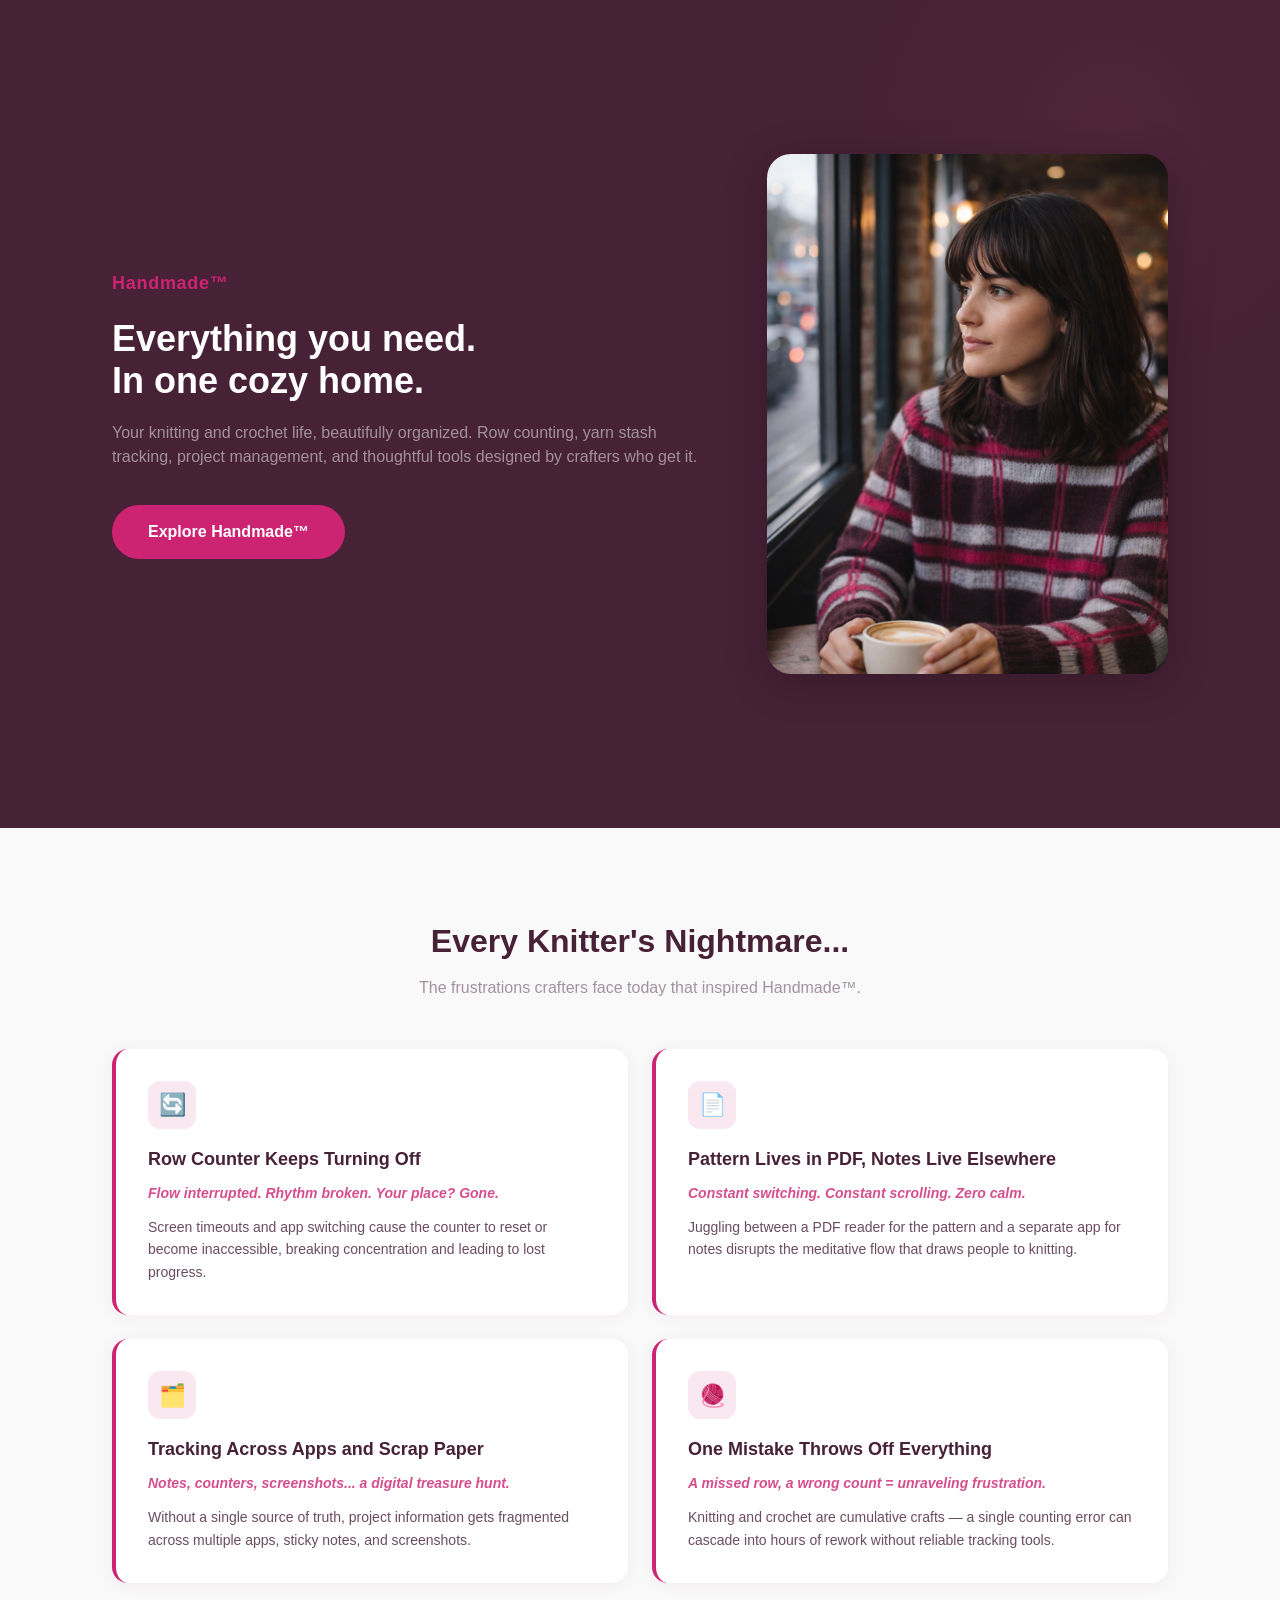
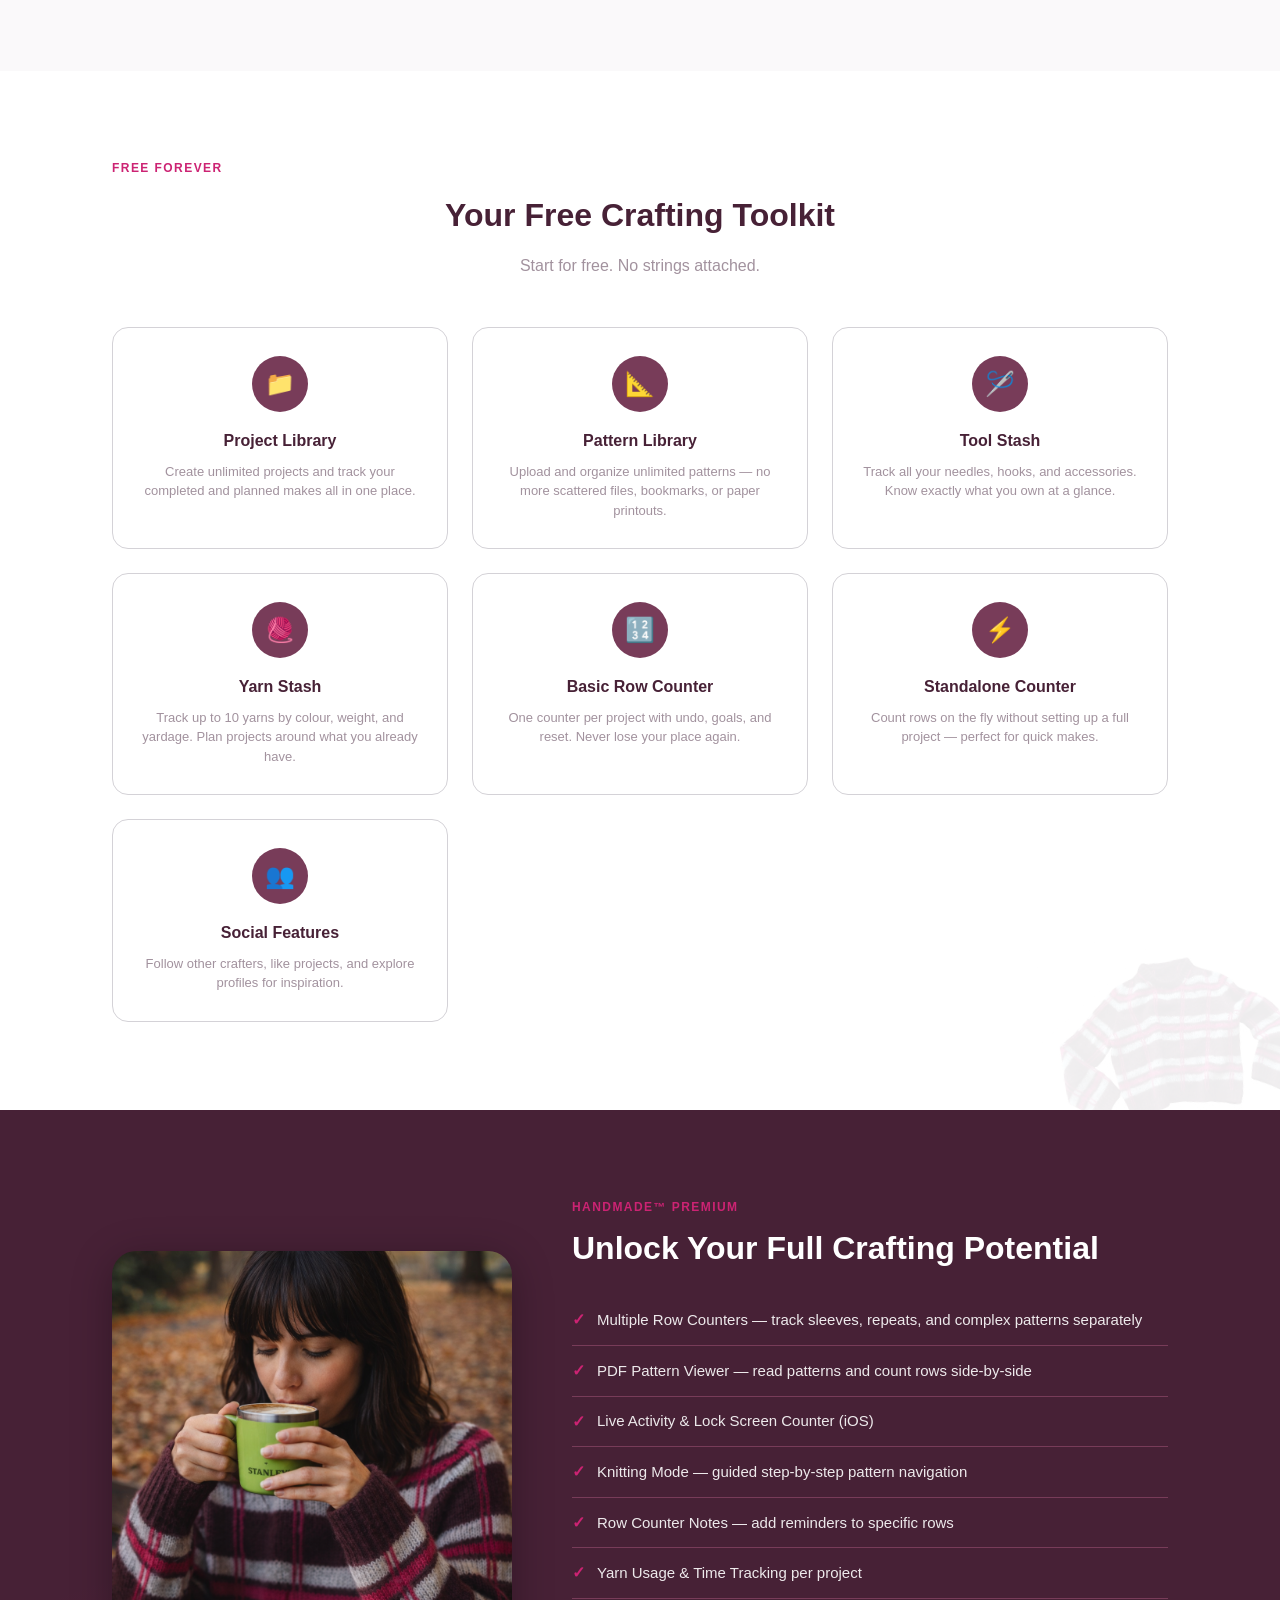
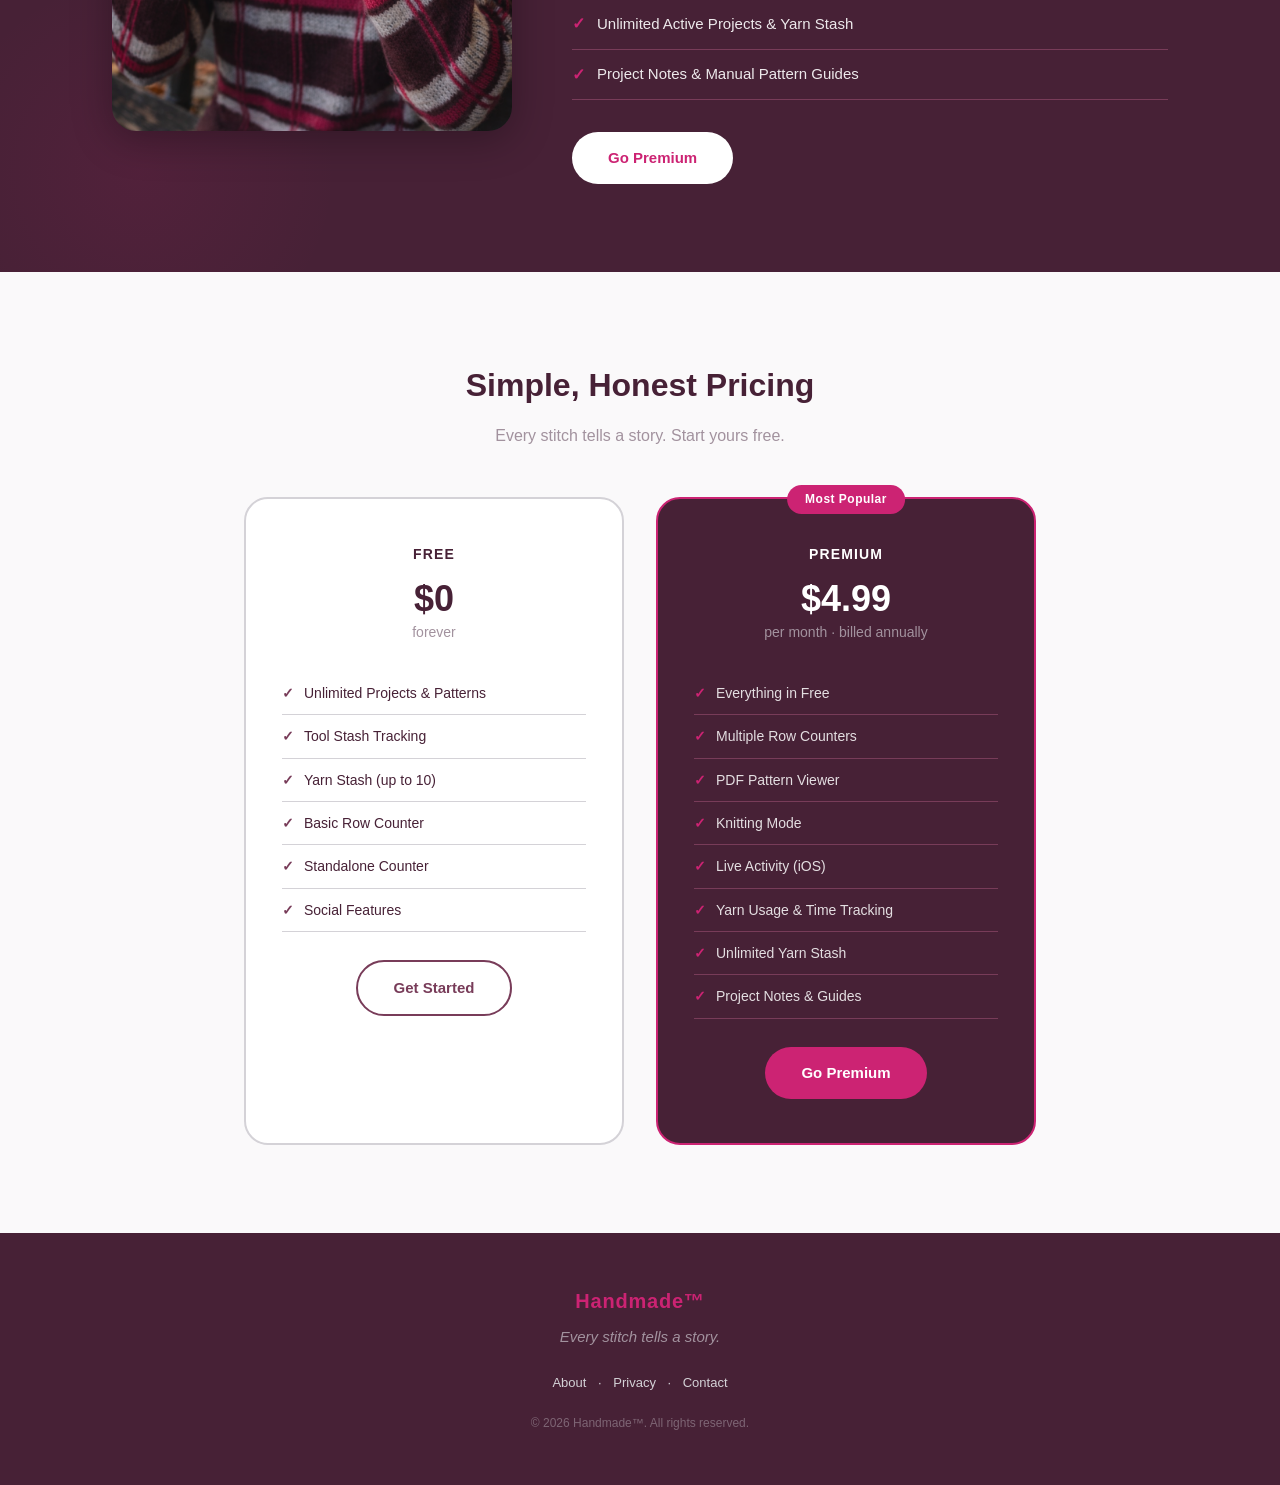
<file: index.html>
<!DOCTYPE html>
<html lang="en">
<head>
  <meta charset="UTF-8">
  <meta name="viewport" content="width=device-width, initial-scale=1.0">
  <title>Handmade&trade; — Your Knitting &amp; Crochet Companion</title>
  <link rel="stylesheet" href="styles.css">
</head>
<body>

  <!-- ========== HERO ========== -->
  <section class="hero">
    <div class="container hero-grid">
      <div class="hero-text">
        <span class="wordmark">Handmade&trade;</span>
        <h1>Everything you need.<br>In one cozy home.</h1>
        <p class="subtitle">Your knitting and crochet life, beautifully organized. Row counting, yarn stash tracking, project management, and thoughtful tools designed by crafters who get it.</p>
        <a class="btn btn-primary" href="#">Explore Handmade&trade;</a>
      </div>
      <div class="hero-image">
        <img src="images/contemplate.png" alt="Woman relaxing in a handknit sweater at a cozy cafe">
      </div>
    </div>
  </section>

  <!-- ========== PAIN POINTS ========== -->
  <section class="pain-points fade-in">
    <div class="container">
      <h2 class="section-title">Every Knitter's Nightmare...</h2>
      <p class="section-subtitle">The frustrations crafters face today that inspired Handmade&trade;.</p>

      <div class="pain-grid">
        <!-- Card 1 -->
        <div class="pain-card">
          <div class="card-icon">🔄</div>
          <h3>Row Counter Keeps Turning Off</h3>
          <p class="pain-tagline">Flow interrupted. Rhythm broken. Your place? Gone.</p>
          <p>Screen timeouts and app switching cause the counter to reset or become inaccessible, breaking concentration and leading to lost progress.</p>
        </div>

        <!-- Card 2 -->
        <div class="pain-card">
          <div class="card-icon">📄</div>
          <h3>Pattern Lives in PDF, Notes Live Elsewhere</h3>
          <p class="pain-tagline">Constant switching. Constant scrolling. Zero calm.</p>
          <p>Juggling between a PDF reader for the pattern and a separate app for notes disrupts the meditative flow that draws people to knitting.</p>
        </div>

        <!-- Card 3 -->
        <div class="pain-card">
          <div class="card-icon">🗂️</div>
          <h3>Tracking Across Apps and Scrap Paper</h3>
          <p class="pain-tagline">Notes, counters, screenshots... a digital treasure hunt.</p>
          <p>Without a single source of truth, project information gets fragmented across multiple apps, sticky notes, and screenshots.</p>
        </div>

        <!-- Card 4 -->
        <div class="pain-card">
          <div class="card-icon">🧶</div>
          <h3>One Mistake Throws Off Everything</h3>
          <p class="pain-tagline">A missed row, a wrong count = unraveling frustration.</p>
          <p>Knitting and crochet are cumulative crafts — a single counting error can cascade into hours of rework without reliable tracking tools.</p>
        </div>
      </div>
    </div>
  </section>

  <!-- ========== FREE FEATURES ========== -->
  <section class="features fade-in">
    <div class="container">
      <p class="section-eyebrow">Free Forever</p>
      <h2 class="section-title">Your Free Crafting Toolkit</h2>
      <p class="section-subtitle">Start for free. No strings attached.</p>

      <div class="features-grid">
        <!-- Tile 1 -->
        <div class="feature-tile">
          <div class="tile-icon">📁</div>
          <h3>Project Library</h3>
          <p>Create unlimited projects and track your completed and planned makes all in one place.</p>
        </div>

        <!-- Tile 2 -->
        <div class="feature-tile">
          <div class="tile-icon">📐</div>
          <h3>Pattern Library</h3>
          <p>Upload and organize unlimited patterns — no more scattered files, bookmarks, or paper printouts.</p>
        </div>

        <!-- Tile 3 -->
        <div class="feature-tile">
          <div class="tile-icon">🪡</div>
          <h3>Tool Stash</h3>
          <p>Track all your needles, hooks, and accessories. Know exactly what you own at a glance.</p>
        </div>

        <!-- Tile 4 -->
        <div class="feature-tile">
          <div class="tile-icon">🧶</div>
          <h3>Yarn Stash</h3>
          <p>Track up to 10 yarns by colour, weight, and yardage. Plan projects around what you already have.</p>
        </div>

        <!-- Tile 5 -->
        <div class="feature-tile">
          <div class="tile-icon">🔢</div>
          <h3>Basic Row Counter</h3>
          <p>One counter per project with undo, goals, and reset. Never lose your place again.</p>
        </div>

        <!-- Tile 6 -->
        <div class="feature-tile">
          <div class="tile-icon">⚡</div>
          <h3>Standalone Counter</h3>
          <p>Count rows on the fly without setting up a full project — perfect for quick makes.</p>
        </div>

        <!-- Tile 7 -->
        <div class="feature-tile">
          <div class="tile-icon">👥</div>
          <h3>Social Features</h3>
          <p>Follow other crafters, like projects, and explore profiles for inspiration.</p>
        </div>
      </div>
    </div>

    <img class="sweater-accent" src="images/sweater-no-floor.png" alt="" aria-hidden="true">
  </section>

  <!-- ========== PREMIUM UPSELL ========== -->
  <section class="premium fade-in">
    <div class="container premium-grid">
      <div class="premium-image">
        <img src="images/park-bench.png" alt="Crafter enjoying knitting outdoors on an autumn day">
      </div>
      <div class="premium-text">
        <p class="section-eyebrow">Handmade&trade; Premium</p>
        <h2>Unlock Your Full Crafting Potential</h2>
        <ul class="premium-features">
          <li>Multiple Row Counters — track sleeves, repeats, and complex patterns separately</li>
          <li>PDF Pattern Viewer — read patterns and count rows side-by-side</li>
          <li>Live Activity &amp; Lock Screen Counter (iOS)</li>
          <li>Knitting Mode — guided step-by-step pattern navigation</li>
          <li>Row Counter Notes — add reminders to specific rows</li>
          <li>Yarn Usage &amp; Time Tracking per project</li>
          <li>Unlimited Active Projects &amp; Yarn Stash</li>
          <li>Project Notes &amp; Manual Pattern Guides</li>
        </ul>
        <a class="btn btn-secondary" href="#">Go Premium</a>
      </div>
    </div>
  </section>

  <!-- ========== PRICING ========== -->
  <section class="pricing fade-in">
    <div class="container">
      <h2 class="section-title">Simple, Honest Pricing</h2>
      <p class="section-subtitle">Every stitch tells a story. Start yours free.</p>

      <div class="pricing-flex">
        <!-- Free Card -->
        <div class="pricing-card pricing-free">
          <p class="pricing-tier">Free</p>
          <p class="pricing-amount">$0</p>
          <p class="pricing-period">forever</p>
          <ul class="pricing-list">
            <li>Unlimited Projects &amp; Patterns</li>
            <li>Tool Stash Tracking</li>
            <li>Yarn Stash (up to 10)</li>
            <li>Basic Row Counter</li>
            <li>Standalone Counter</li>
            <li>Social Features</li>
          </ul>
          <a class="btn btn-outline" href="#">Get Started</a>
        </div>

        <!-- Premium Card -->
        <div class="pricing-card pricing-premium">
          <span class="pricing-badge">Most Popular</span>
          <p class="pricing-tier">Premium</p>
          <p class="pricing-amount">$4.99</p>
          <p class="pricing-period">per month &middot; billed annually</p>
          <ul class="pricing-list">
            <li>Everything in Free</li>
            <li>Multiple Row Counters</li>
            <li>PDF Pattern Viewer</li>
            <li>Knitting Mode</li>
            <li>Live Activity (iOS)</li>
            <li>Yarn Usage &amp; Time Tracking</li>
            <li>Unlimited Yarn Stash</li>
            <li>Project Notes &amp; Guides</li>
          </ul>
          <a class="btn btn-primary" href="#">Go Premium</a>
        </div>
      </div>
    </div>
  </section>

  <!-- ========== FOOTER ========== -->
  <footer>
    <div class="container">
      <span class="wordmark">Handmade&trade;</span>
      <p class="tagline">Every stitch tells a story.</p>
      <nav>
        <a href="#">About</a> &middot;
        <a href="#">Privacy</a> &middot;
        <a href="#">Contact</a>
      </nav>
      <p class="copyright">&copy; 2026 Handmade&trade;. All rights reserved.</p>
    </div>
  </footer>

  <!-- Scroll fade-in animation -->
  <script>
    const observer = new IntersectionObserver((entries) => {
      entries.forEach(e => {
        if (e.isIntersecting) e.target.classList.add('visible');
      });
    }, { threshold: 0.1 });
    document.querySelectorAll('.fade-in').forEach(el => observer.observe(el));
  </script>

</body>
</html>
</file>
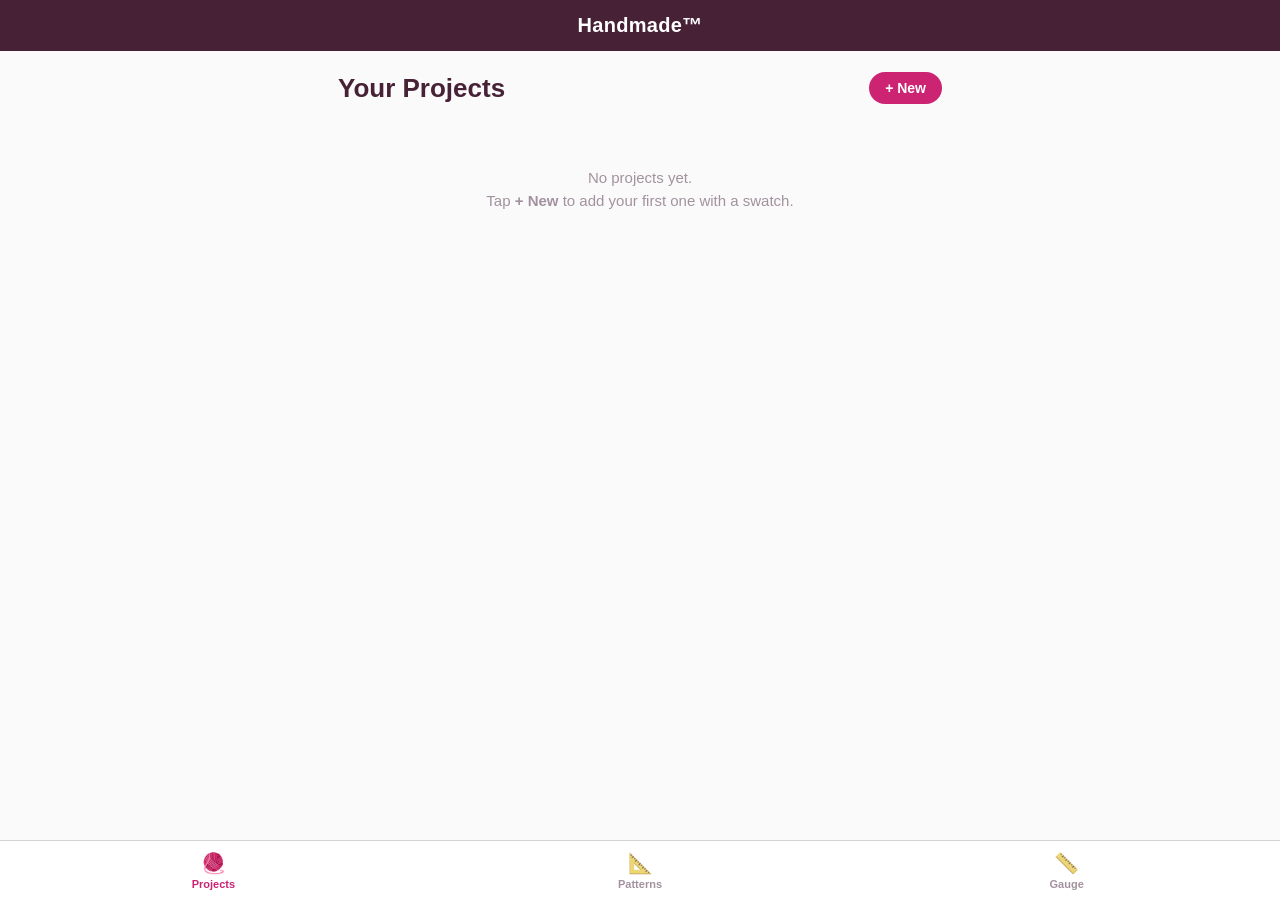
<file: app/index.html>
<!DOCTYPE html>
<html lang="en">
<head>
  <meta charset="UTF-8">
  <meta name="viewport" content="width=device-width, initial-scale=1.0, maximum-scale=1.0, user-scalable=no, viewport-fit=cover">
  <title>Handmade&trade;</title>
  <!-- Make it feel like a real app when added to the iPhone home screen -->
  <meta name="apple-mobile-web-app-capable" content="yes">
  <meta name="apple-mobile-web-app-status-bar-style" content="default">
  <meta name="apple-mobile-web-app-title" content="Handmade">
  <meta name="theme-color" content="#472136">
  <link rel="stylesheet" href="app.css">
</head>
<body>

  <!-- ===== App header ===== -->
  <header class="app-header">
    <span class="wordmark">Handmade&trade;</span>
  </header>

  <!-- ===== Main scroll area: one <section> per screen ===== -->
  <main id="main">

    <!-- ---------- PROJECTS (home) ---------- -->
    <section class="screen" data-view="projects">
      <div class="screen-head">
        <h1>Your Projects</h1>
        <button class="btn btn-primary btn-sm" data-action="new-project">+ New</button>
      </div>
      <div id="projects-list" class="card-list"></div>
    </section>

    <!-- ---------- NEW PROJECT + SWATCH ---------- -->
    <section class="screen" data-view="new-project" hidden>
      <div class="screen-head">
        <button class="link-back" data-action="back-to-projects">‹ Projects</button>
      </div>
      <h1 id="project-form-title">New Project</h1>
      <p class="hint">Add your swatch so Handmade can learn your gauge over time.</p>

      <form id="project-form">
        <label class="field">
          <span>Project name</span>
          <input type="text" name="name" placeholder="e.g. Autumn Cardigan" required>
        </label>

        <label class="field">
          <span>Swatch photo</span>
          <input type="file" name="photo" accept="image/*" capture="environment">
        </label>
        <img id="photo-preview" class="photo-preview" alt="" hidden>

        <div class="field-row">
          <label class="field">
            <span>Stitches / 10 cm</span>
            <input type="number" name="stitches" inputmode="decimal" step="0.5" placeholder="22">
          </label>
          <label class="field">
            <span>Rows / 10 cm</span>
            <input type="number" name="rows" inputmode="decimal" step="0.5" placeholder="30">
          </label>
        </div>

        <div class="field-row">
          <label class="field">
            <span>Yarn used</span>
            <input type="text" name="yarn" placeholder="e.g. Sandnes Sunday">
          </label>
          <label class="field">
            <span>Needle (mm)</span>
            <input type="number" name="needle" inputmode="decimal" step="0.25" placeholder="3.5">
          </label>
        </div>

        <button type="submit" id="project-submit" class="btn btn-primary btn-block">Save Project</button>
      </form>
    </section>

    <!-- ---------- PROJECT DETAIL ---------- -->
    <section class="screen" data-view="project-detail" hidden>
      <div class="screen-head">
        <button class="link-back" data-action="back-to-projects">‹ Projects</button>
      </div>
      <div id="project-detail"></div>
    </section>

    <!-- ---------- PATTERNS + FILTERING ---------- -->
    <section class="screen" data-view="patterns" hidden>
      <div class="screen-head">
        <h1>Patterns</h1>
        <button class="btn btn-secondary btn-sm" data-action="new-pattern">+ Add</button>
      </div>

      <div class="filters">
        <select id="filter-category" class="filter">
          <option value="">All categories</option>
        </select>
        <select id="filter-needle" class="filter">
          <option value="">Any needle</option>
        </select>
        <select id="filter-yarn" class="filter">
          <option value="">Any yarn type</option>
        </select>
      </div>

      <div id="patterns-list" class="card-list"></div>
    </section>

    <!-- ---------- GAUGE LOOKUP ---------- -->
    <section class="screen" data-view="gauge" hidden>
      <h1>Gauge Lookup</h1>
      <p class="hint">See what needle gave you the right gauge last time you used a yarn.</p>

      <label class="field">
        <span>Which yarn?</span>
        <input type="text" id="gauge-yarn" list="yarn-options" placeholder="Start typing a yarn name">
        <datalist id="yarn-options"></datalist>
      </label>

      <div id="gauge-result" class="gauge-result"></div>
    </section>

  </main>

  <!-- ===== Bottom tab bar ===== -->
  <nav class="tab-bar">
    <button class="tab is-active" data-tab="projects">
      <span class="tab-icon">🧶</span><span>Projects</span>
    </button>
    <button class="tab" data-tab="patterns">
      <span class="tab-icon">📐</span><span>Patterns</span>
    </button>
    <button class="tab" data-tab="gauge">
      <span class="tab-icon">📏</span><span>Gauge</span>
    </button>
  </nav>

  <script src="app.js"></script>
</body>
</html>
</file>
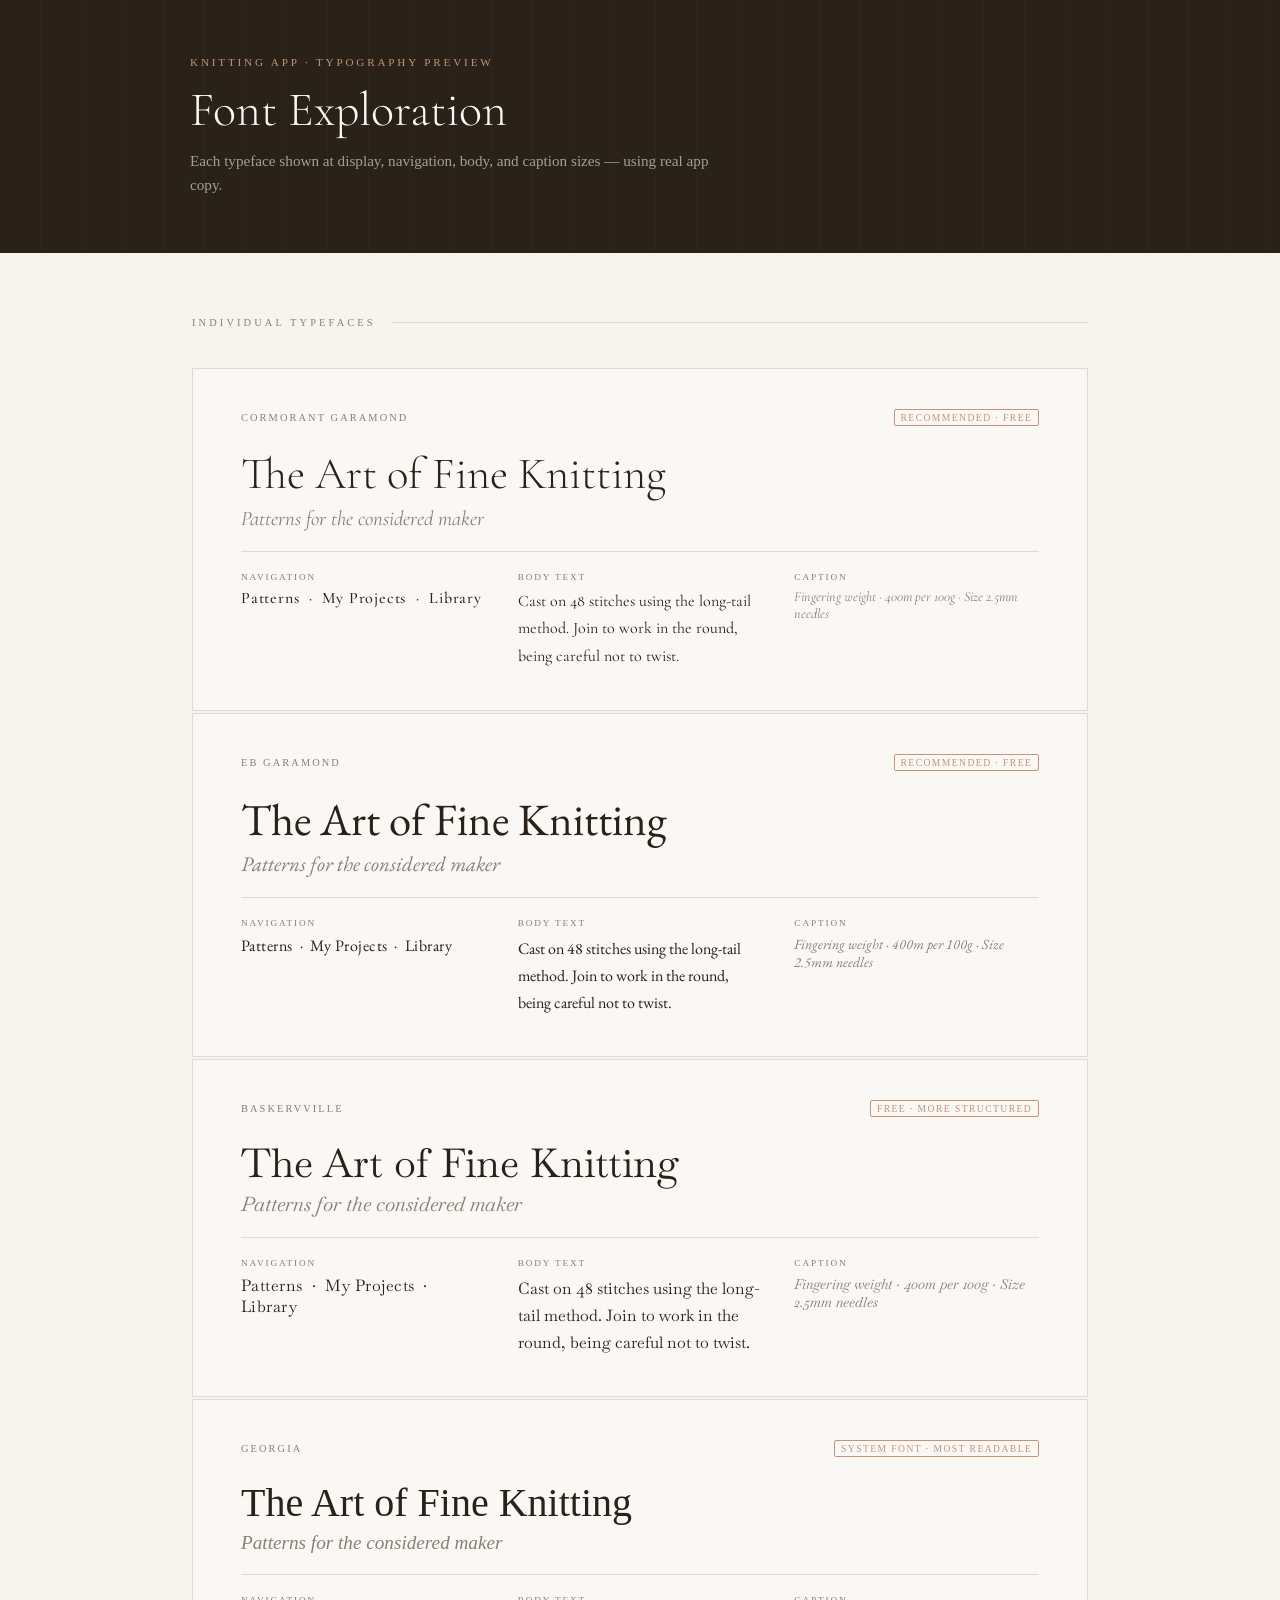
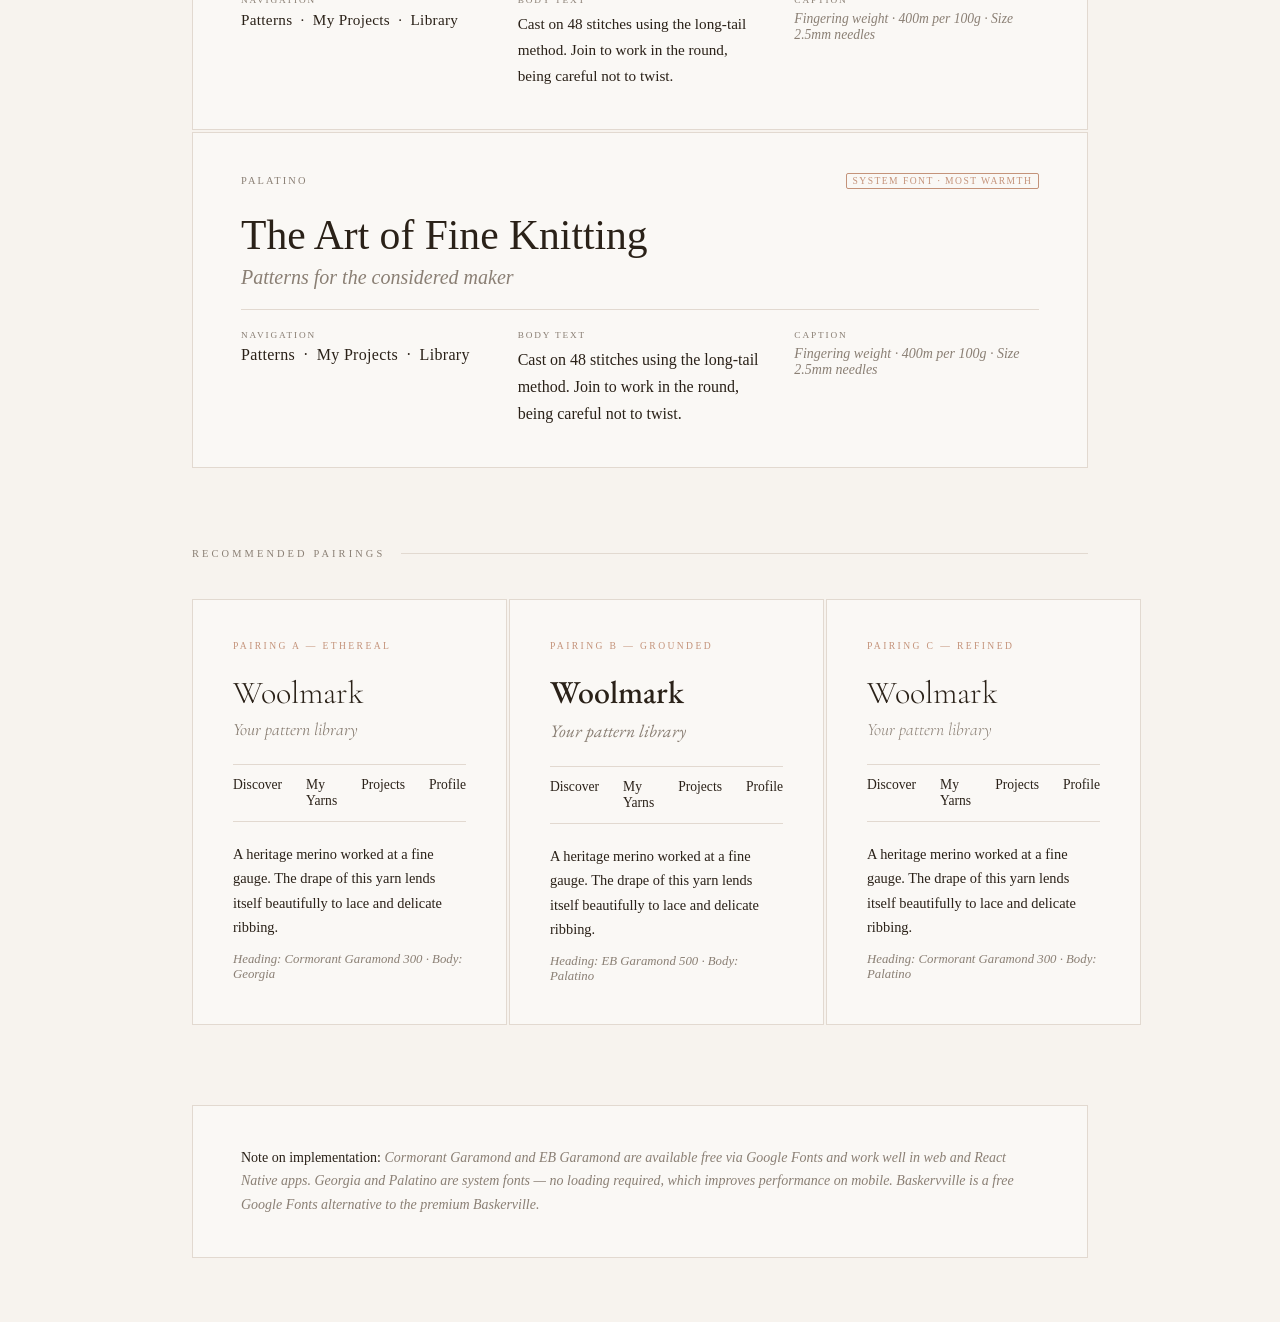
<file: brand/font-preview.html>
<!DOCTYPE html>
<html lang="en">
<head>
<meta charset="UTF-8">
<meta name="viewport" content="width=device-width, initial-scale=1.0">
<title>Font Preview — Knitting App</title>
<link rel="preconnect" href="https://fonts.googleapis.com">
<link rel="preconnect" href="https://fonts.gstatic.com" crossorigin>
<link href="https://fonts.googleapis.com/css2?family=Cormorant+Garamond:ital,wght@0,300;0,400;0,500;0,600;1,300;1,400&family=EB+Garamond:ital,wght@0,400;0,500;1,400&family=Baskervville:ital@0;1&family=Palatino+Linotype:ital,wght@0,400;0,700;1,400&display=swap" rel="stylesheet">

<style>
  :root {
    --cream: #f7f3ee;
    --warm-white: #faf8f5;
    --ink: #2a2118;
    --muted: #8a7f74;
    --accent: #c4937a;
    --rule: #e2d9d0;
    --serif-mono: Georgia, 'Times New Roman', serif;
  }

  * { margin: 0; padding: 0; box-sizing: border-box; }

  body {
    background: var(--cream);
    color: var(--ink);
    min-height: 100vh;
    padding: 0;
  }

  /* Header */
  .page-header {
    background: var(--ink);
    color: var(--cream);
    padding: 3.5rem 4rem;
    position: relative;
    overflow: hidden;
  }

  .page-header::before {
    content: '';
    position: absolute;
    top: 0; left: 0; right: 0; bottom: 0;
    background: repeating-linear-gradient(
      90deg,
      transparent,
      transparent 40px,
      rgba(255,255,255,0.02) 40px,
      rgba(255,255,255,0.02) 41px
    );
  }

  .page-header-inner {
    position: relative;
    max-width: 900px;
    margin: 0 auto;
  }

  .page-header .eyebrow {
    font-family: var(--serif-mono);
    font-size: 0.7rem;
    letter-spacing: 0.25em;
    text-transform: uppercase;
    color: var(--accent);
    margin-bottom: 1rem;
  }

  .page-header h1 {
    font-family: 'Cormorant Garamond', serif;
    font-weight: 300;
    font-size: 3rem;
    line-height: 1.1;
    color: var(--warm-white);
    margin-bottom: 0.75rem;
  }

  .page-header p {
    font-family: Georgia, serif;
    font-size: 0.95rem;
    color: rgba(247,243,238,0.6);
    max-width: 520px;
    line-height: 1.6;
  }

  /* Layout */
  .container {
    max-width: 960px;
    margin: 0 auto;
    padding: 4rem 2rem;
  }

  .section-label {
    font-family: var(--serif-mono);
    font-size: 0.65rem;
    letter-spacing: 0.3em;
    text-transform: uppercase;
    color: var(--muted);
    margin-bottom: 2.5rem;
    display: flex;
    align-items: center;
    gap: 1rem;
  }

  .section-label::after {
    content: '';
    flex: 1;
    height: 1px;
    background: var(--rule);
  }

  /* Font cards */
  .font-grid {
    display: grid;
    gap: 2px;
    margin-bottom: 5rem;
  }

  .font-card {
    background: var(--warm-white);
    padding: 2.5rem 3rem;
    border: 1px solid var(--rule);
    position: relative;
    transition: border-color 0.2s;
  }

  .font-card:hover {
    border-color: var(--accent);
    z-index: 1;
  }

  .font-card .meta {
    display: flex;
    justify-content: space-between;
    align-items: baseline;
    margin-bottom: 1.5rem;
  }

  .font-card .font-name {
    font-family: var(--serif-mono);
    font-size: 0.65rem;
    letter-spacing: 0.2em;
    text-transform: uppercase;
    color: var(--muted);
  }

  .font-card .font-tag {
    font-family: var(--serif-mono);
    font-size: 0.6rem;
    letter-spacing: 0.15em;
    text-transform: uppercase;
    color: var(--accent);
    border: 1px solid var(--accent);
    padding: 0.2em 0.6em;
    border-radius: 2px;
  }

  .font-card .display-text {
    margin-bottom: 1.25rem;
  }

  .font-card .ui-samples {
    display: flex;
    gap: 2rem;
    flex-wrap: wrap;
    padding-top: 1.25rem;
    border-top: 1px solid var(--rule);
  }

  .ui-sample {
    flex: 1;
    min-width: 180px;
  }

  .ui-sample .label {
    font-family: var(--serif-mono);
    font-size: 0.58rem;
    letter-spacing: 0.2em;
    text-transform: uppercase;
    color: var(--muted);
    margin-bottom: 0.4rem;
  }

  /* Cormorant Garamond */
  .card-cormorant .heading { font-family: 'Cormorant Garamond', serif; font-weight: 300; font-size: 2.8rem; line-height: 1.1; color: var(--ink); }
  .card-cormorant .subheading { font-family: 'Cormorant Garamond', serif; font-weight: 400; font-size: 1.3rem; font-style: italic; color: var(--muted); margin-top: 0.4rem; }
  .card-cormorant .nav { font-family: 'Cormorant Garamond', serif; font-weight: 500; font-size: 1rem; letter-spacing: 0.05em; color: var(--ink); }
  .card-cormorant .body { font-family: 'Cormorant Garamond', serif; font-weight: 400; font-size: 1rem; line-height: 1.7; color: var(--ink); }
  .card-cormorant .caption { font-family: 'Cormorant Garamond', serif; font-style: italic; font-size: 0.875rem; color: var(--muted); }

  /* EB Garamond */
  .card-garamond .heading { font-family: 'EB Garamond', serif; font-weight: 400; font-size: 2.8rem; line-height: 1.1; color: var(--ink); }
  .card-garamond .subheading { font-family: 'EB Garamond', serif; font-weight: 400; font-size: 1.3rem; font-style: italic; color: var(--muted); margin-top: 0.4rem; }
  .card-garamond .nav { font-family: 'EB Garamond', serif; font-size: 1rem; letter-spacing: 0.03em; color: var(--ink); }
  .card-garamond .body { font-family: 'EB Garamond', serif; font-size: 1rem; line-height: 1.7; color: var(--ink); }
  .card-garamond .caption { font-family: 'EB Garamond', serif; font-style: italic; font-size: 0.875rem; color: var(--muted); }

  /* Baskervville */
  .card-baskerville .heading { font-family: 'Baskervville', serif; font-weight: 400; font-size: 2.5rem; line-height: 1.1; color: var(--ink); }
  .card-baskerville .subheading { font-family: 'Baskervville', serif; font-weight: 400; font-size: 1.25rem; font-style: italic; color: var(--muted); margin-top: 0.4rem; }
  .card-baskerville .nav { font-family: 'Baskervville', serif; font-size: 1rem; letter-spacing: 0.03em; color: var(--ink); }
  .card-baskerville .body { font-family: 'Baskervville', serif; font-size: 1rem; line-height: 1.7; color: var(--ink); }
  .card-baskerville .caption { font-family: 'Baskervville', serif; font-style: italic; font-size: 0.875rem; color: var(--muted); }

  /* Georgia */
  .card-georgia .heading { font-family: Georgia, serif; font-weight: 400; font-size: 2.5rem; line-height: 1.1; color: var(--ink); }
  .card-georgia .subheading { font-family: Georgia, serif; font-weight: 400; font-size: 1.2rem; font-style: italic; color: var(--muted); margin-top: 0.4rem; }
  .card-georgia .nav { font-family: Georgia, serif; font-size: 0.95rem; letter-spacing: 0.02em; color: var(--ink); }
  .card-georgia .body { font-family: Georgia, serif; font-size: 0.95rem; line-height: 1.7; color: var(--ink); }
  .card-georgia .caption { font-family: Georgia, serif; font-style: italic; font-size: 0.85rem; color: var(--muted); }

  /* Palatino */
  .card-palatino .heading { font-family: Palatino, 'Palatino Linotype', 'Book Antiqua', serif; font-weight: 400; font-size: 2.6rem; line-height: 1.1; color: var(--ink); }
  .card-palatino .subheading { font-family: Palatino, 'Palatino Linotype', 'Book Antiqua', serif; font-weight: 400; font-size: 1.25rem; font-style: italic; color: var(--muted); margin-top: 0.4rem; }
  .card-palatino .nav { font-family: Palatino, 'Palatino Linotype', 'Book Antiqua', serif; font-size: 1rem; letter-spacing: 0.02em; color: var(--ink); }
  .card-palatino .body { font-family: Palatino, 'Palatino Linotype', 'Book Antiqua', serif; font-size: 1rem; line-height: 1.7; color: var(--ink); }
  .card-palatino .caption { font-family: Palatino, 'Palatino Linotype', 'Book Antiqua', serif; font-style: italic; font-size: 0.875rem; color: var(--muted); }

  /* Pairings section */
  .pairings-grid {
    display: grid;
    grid-template-columns: 1fr 1fr 1fr;
    gap: 2px;
    margin-bottom: 5rem;
  }

  @media (max-width: 800px) {
    .pairings-grid { grid-template-columns: 1fr; }
    .font-card { padding: 2rem 1.5rem; }
    .page-header { padding: 2.5rem 1.5rem; }
    .container { padding: 3rem 1.25rem; }
  }

  .pairing-card {
    background: var(--warm-white);
    border: 1px solid var(--rule);
    padding: 2.5rem;
    transition: border-color 0.2s;
  }

  .pairing-card:hover { border-color: var(--accent); }

  .pairing-label {
    font-family: var(--serif-mono);
    font-size: 0.6rem;
    letter-spacing: 0.25em;
    text-transform: uppercase;
    color: var(--accent);
    margin-bottom: 1.5rem;
  }

  .pairing-card .app-title {
    margin-bottom: 0.5rem;
  }

  .pairing-card .app-subtitle {
    margin-bottom: 1.5rem;
  }

  .pairing-card .app-nav {
    display: flex;
    gap: 1.5rem;
    padding: 0.75rem 0;
    border-top: 1px solid var(--rule);
    border-bottom: 1px solid var(--rule);
    margin-bottom: 1.25rem;
  }

  .pairing-card .app-body {
    margin-bottom: 0.75rem;
  }

  .pairing-card .app-caption {
    display: block;
  }

  /* Pairing A: Cormorant + Georgia */
  .pairing-a .app-title { font-family: 'Cormorant Garamond', serif; font-weight: 300; font-size: 2rem; line-height: 1.1; color: var(--ink); }
  .pairing-a .app-subtitle { font-family: 'Cormorant Garamond', serif; font-style: italic; font-size: 1.1rem; color: var(--muted); }
  .pairing-a .app-nav span { font-family: Georgia, serif; font-size: 0.85rem; color: var(--ink); }
  .pairing-a .app-body { font-family: Georgia, serif; font-size: 0.9rem; line-height: 1.7; color: var(--ink); }
  .pairing-a .app-caption { font-family: Georgia, serif; font-style: italic; font-size: 0.8rem; color: var(--muted); }

  /* Pairing B: EB Garamond + Palatino */
  .pairing-b .app-title { font-family: 'EB Garamond', serif; font-weight: 500; font-size: 2rem; line-height: 1.1; color: var(--ink); }
  .pairing-b .app-subtitle { font-family: 'EB Garamond', serif; font-style: italic; font-size: 1.1rem; color: var(--muted); }
  .pairing-b .app-nav span { font-family: Palatino, 'Palatino Linotype', serif; font-size: 0.85rem; color: var(--ink); }
  .pairing-b .app-body { font-family: Palatino, 'Palatino Linotype', serif; font-size: 0.9rem; line-height: 1.7; color: var(--ink); }
  .pairing-b .app-caption { font-family: Palatino, 'Palatino Linotype', serif; font-style: italic; font-size: 0.8rem; color: var(--muted); }

  /* Pairing C: Cormorant Garamond 300 heading + Palatino body */
  .pairing-c .app-title { font-family: 'Cormorant Garamond', serif; font-weight: 300; font-size: 2rem; line-height: 1.1; color: var(--ink); }
  .pairing-c .app-subtitle { font-family: 'Cormorant Garamond', serif; font-weight: 300; font-style: italic; font-size: 1.1rem; color: var(--muted); }
  .pairing-c .app-nav span { font-family: Palatino, 'Palatino Linotype', serif; font-size: 0.85rem; color: var(--ink); }
  .pairing-c .app-body { font-family: Palatino, 'Palatino Linotype', serif; font-size: 0.9rem; line-height: 1.7; color: var(--ink); }
  .pairing-c .app-caption { font-family: Palatino, 'Palatino Linotype', serif; font-style: italic; font-size: 0.8rem; color: var(--muted); }

  /* Footer note */
  .footer-note {
    padding: 2.5rem 3rem;
    background: var(--warm-white);
    border: 1px solid var(--rule);
    font-family: Georgia, serif;
    font-size: 0.875rem;
    line-height: 1.7;
    color: var(--muted);
    font-style: italic;
  }

  .footer-note strong {
    font-style: normal;
    color: var(--ink);
    font-weight: normal;
  }
</style>
</head>
<body>

<header class="page-header">
  <div class="page-header-inner">
    <div class="eyebrow">Knitting App · Typography Preview</div>
    <h1>Font Exploration</h1>
    <p>Each typeface shown at display, navigation, body, and caption sizes — using real app copy.</p>
  </div>
</header>

<div class="container">

  <!-- Individual fonts -->
  <div class="section-label">Individual Typefaces</div>

  <div class="font-grid">

    <!-- Cormorant Garamond -->
    <div class="font-card card-cormorant">
      <div class="meta">
        <span class="font-name">Cormorant Garamond</span>
        <span class="font-tag">Recommended · Free</span>
      </div>
      <div class="display-text">
        <div class="heading">The Art of Fine Knitting</div>
        <div class="subheading">Patterns for the considered maker</div>
      </div>
      <div class="ui-samples">
        <div class="ui-sample">
          <div class="label">Navigation</div>
          <div class="nav">Patterns &nbsp;·&nbsp; My Projects &nbsp;·&nbsp; Library</div>
        </div>
        <div class="ui-sample">
          <div class="label">Body Text</div>
          <div class="body">Cast on 48 stitches using the long-tail method. Join to work in the round, being careful not to twist.</div>
        </div>
        <div class="ui-sample">
          <div class="label">Caption</div>
          <div class="caption">Fingering weight · 400m per 100g · Size 2.5mm needles</div>
        </div>
      </div>
    </div>

    <!-- EB Garamond -->
    <div class="font-card card-garamond">
      <div class="meta">
        <span class="font-name">EB Garamond</span>
        <span class="font-tag">Recommended · Free</span>
      </div>
      <div class="display-text">
        <div class="heading">The Art of Fine Knitting</div>
        <div class="subheading">Patterns for the considered maker</div>
      </div>
      <div class="ui-samples">
        <div class="ui-sample">
          <div class="label">Navigation</div>
          <div class="nav">Patterns &nbsp;·&nbsp; My Projects &nbsp;·&nbsp; Library</div>
        </div>
        <div class="ui-sample">
          <div class="label">Body Text</div>
          <div class="body">Cast on 48 stitches using the long-tail method. Join to work in the round, being careful not to twist.</div>
        </div>
        <div class="ui-sample">
          <div class="label">Caption</div>
          <div class="caption">Fingering weight · 400m per 100g · Size 2.5mm needles</div>
        </div>
      </div>
    </div>

    <!-- Baskervville -->
    <div class="font-card card-baskerville">
      <div class="meta">
        <span class="font-name">Baskervville</span>
        <span class="font-tag">Free · More Structured</span>
      </div>
      <div class="display-text">
        <div class="heading">The Art of Fine Knitting</div>
        <div class="subheading">Patterns for the considered maker</div>
      </div>
      <div class="ui-samples">
        <div class="ui-sample">
          <div class="label">Navigation</div>
          <div class="nav">Patterns &nbsp;·&nbsp; My Projects &nbsp;·&nbsp; Library</div>
        </div>
        <div class="ui-sample">
          <div class="label">Body Text</div>
          <div class="body">Cast on 48 stitches using the long-tail method. Join to work in the round, being careful not to twist.</div>
        </div>
        <div class="ui-sample">
          <div class="label">Caption</div>
          <div class="caption">Fingering weight · 400m per 100g · Size 2.5mm needles</div>
        </div>
      </div>
    </div>

    <!-- Georgia -->
    <div class="font-card card-georgia">
      <div class="meta">
        <span class="font-name">Georgia</span>
        <span class="font-tag">System Font · Most Readable</span>
      </div>
      <div class="display-text">
        <div class="heading">The Art of Fine Knitting</div>
        <div class="subheading">Patterns for the considered maker</div>
      </div>
      <div class="ui-samples">
        <div class="ui-sample">
          <div class="label">Navigation</div>
          <div class="nav">Patterns &nbsp;·&nbsp; My Projects &nbsp;·&nbsp; Library</div>
        </div>
        <div class="ui-sample">
          <div class="label">Body Text</div>
          <div class="body">Cast on 48 stitches using the long-tail method. Join to work in the round, being careful not to twist.</div>
        </div>
        <div class="ui-sample">
          <div class="label">Caption</div>
          <div class="caption">Fingering weight · 400m per 100g · Size 2.5mm needles</div>
        </div>
      </div>
    </div>

    <!-- Palatino -->
    <div class="font-card card-palatino">
      <div class="meta">
        <span class="font-name">Palatino</span>
        <span class="font-tag">System Font · Most Warmth</span>
      </div>
      <div class="display-text">
        <div class="heading">The Art of Fine Knitting</div>
        <div class="subheading">Patterns for the considered maker</div>
      </div>
      <div class="ui-samples">
        <div class="ui-sample">
          <div class="label">Navigation</div>
          <div class="nav">Patterns &nbsp;·&nbsp; My Projects &nbsp;·&nbsp; Library</div>
        </div>
        <div class="ui-sample">
          <div class="label">Body Text</div>
          <div class="body">Cast on 48 stitches using the long-tail method. Join to work in the round, being careful not to twist.</div>
        </div>
        <div class="ui-sample">
          <div class="label">Caption</div>
          <div class="caption">Fingering weight · 400m per 100g · Size 2.5mm needles</div>
        </div>
      </div>
    </div>

  </div>

  <!-- Pairings -->
  <div class="section-label">Recommended Pairings</div>

  <div class="pairings-grid">

    <div class="pairing-card pairing-a">
      <div class="pairing-label">Pairing A — Ethereal</div>
      <div class="app-title">Woolmark</div>
      <div class="app-subtitle">Your pattern library</div>
      <div class="app-nav">
        <span>Discover</span>
        <span>My Yarns</span>
        <span>Projects</span>
        <span>Profile</span>
      </div>
      <div class="app-body">A heritage merino worked at a fine gauge. The drape of this yarn lends itself beautifully to lace and delicate ribbing.</div>
      <span class="app-caption">Heading: Cormorant Garamond 300 · Body: Georgia</span>
    </div>

    <div class="pairing-card pairing-b">
      <div class="pairing-label">Pairing B — Grounded</div>
      <div class="app-title">Woolmark</div>
      <div class="app-subtitle">Your pattern library</div>
      <div class="app-nav">
        <span>Discover</span>
        <span>My Yarns</span>
        <span>Projects</span>
        <span>Profile</span>
      </div>
      <div class="app-body">A heritage merino worked at a fine gauge. The drape of this yarn lends itself beautifully to lace and delicate ribbing.</div>
      <span class="app-caption">Heading: EB Garamond 500 · Body: Palatino</span>
    </div>

    <div class="pairing-card pairing-c">
      <div class="pairing-label">Pairing C — Refined</div>
      <div class="app-title">Woolmark</div>
      <div class="app-subtitle">Your pattern library</div>
      <div class="app-nav">
        <span>Discover</span>
        <span>My Yarns</span>
        <span>Projects</span>
        <span>Profile</span>
      </div>
      <div class="app-body">A heritage merino worked at a fine gauge. The drape of this yarn lends itself beautifully to lace and delicate ribbing.</div>
      <span class="app-caption">Heading: Cormorant Garamond 300 · Body: Palatino</span>
    </div>

  </div>

  <!-- Note -->
  <div class="footer-note">
    <strong>Note on implementation:</strong> Cormorant Garamond and EB Garamond are available free via Google Fonts and work well in web and React Native apps. Georgia and Palatino are system fonts — no loading required, which improves performance on mobile. Baskervville is a free Google Fonts alternative to the premium Baskerville.
  </div>

</div>
</body>
</html>
</file>
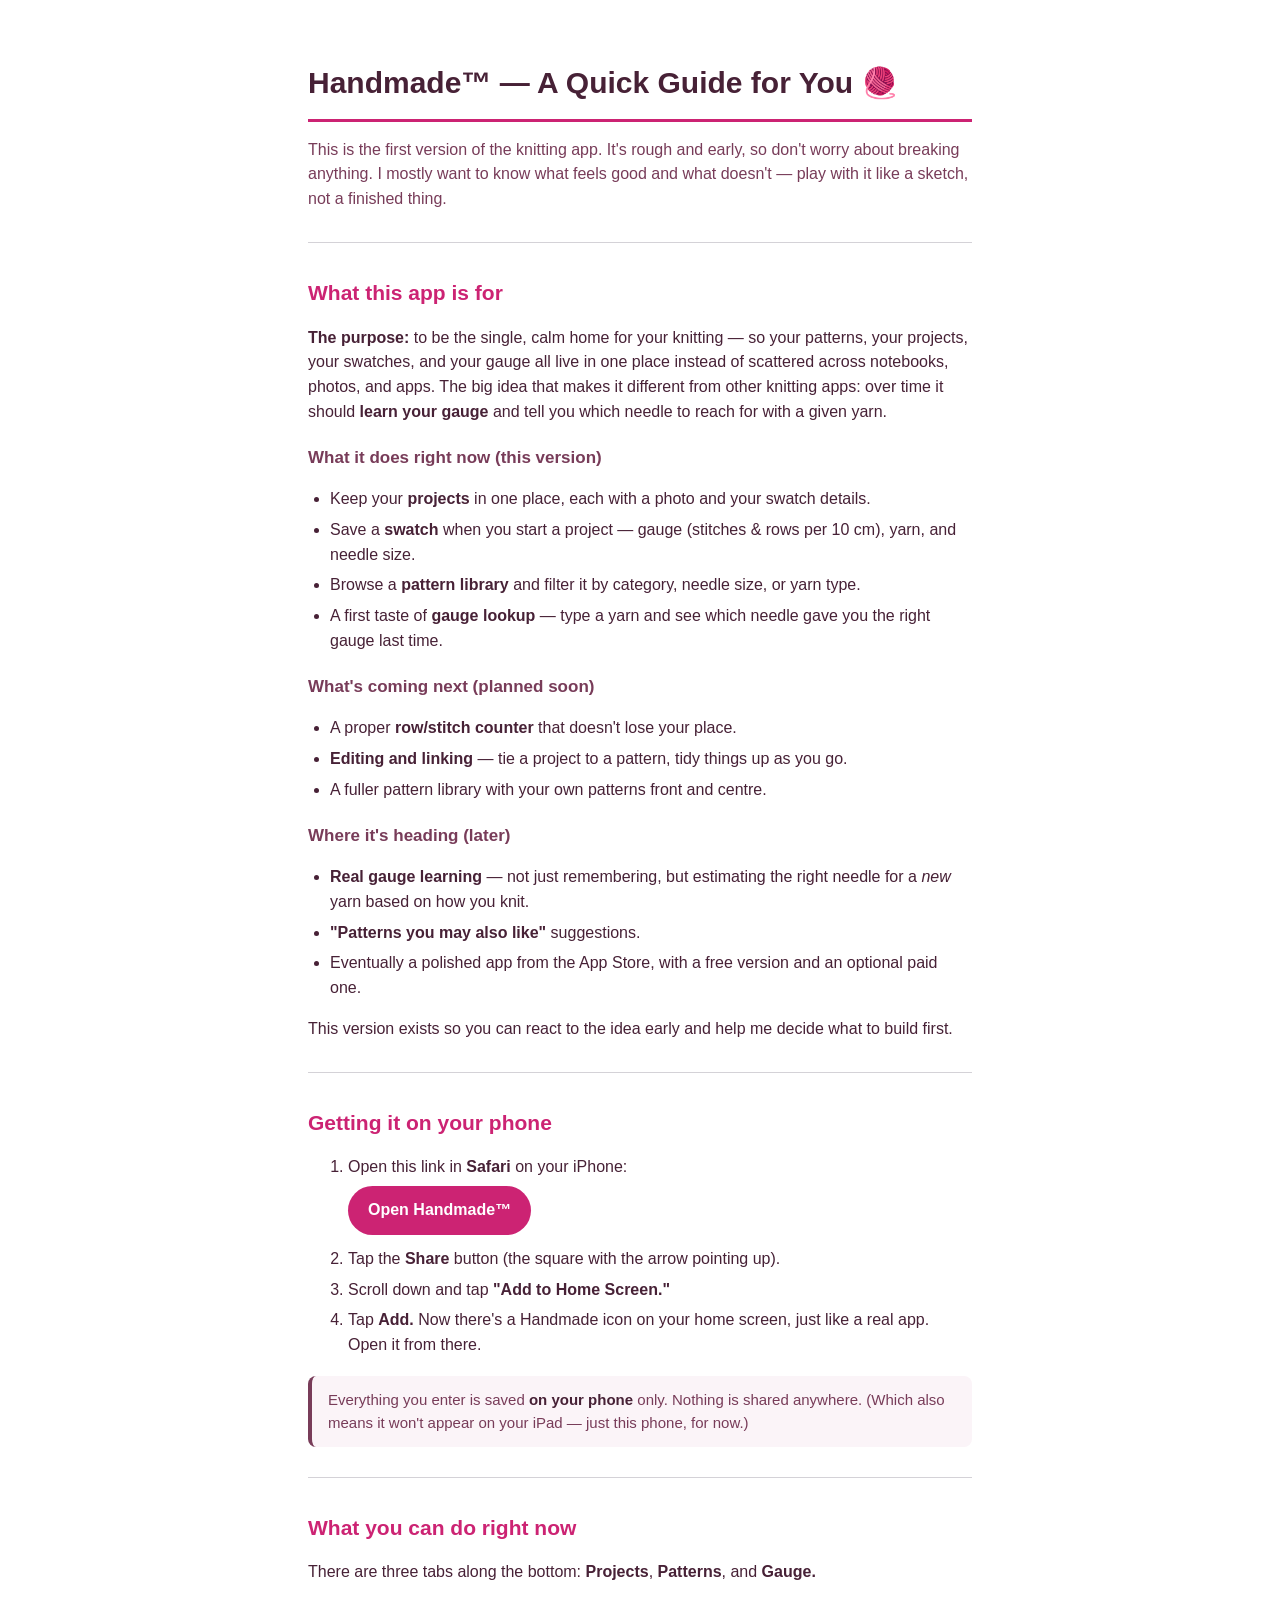
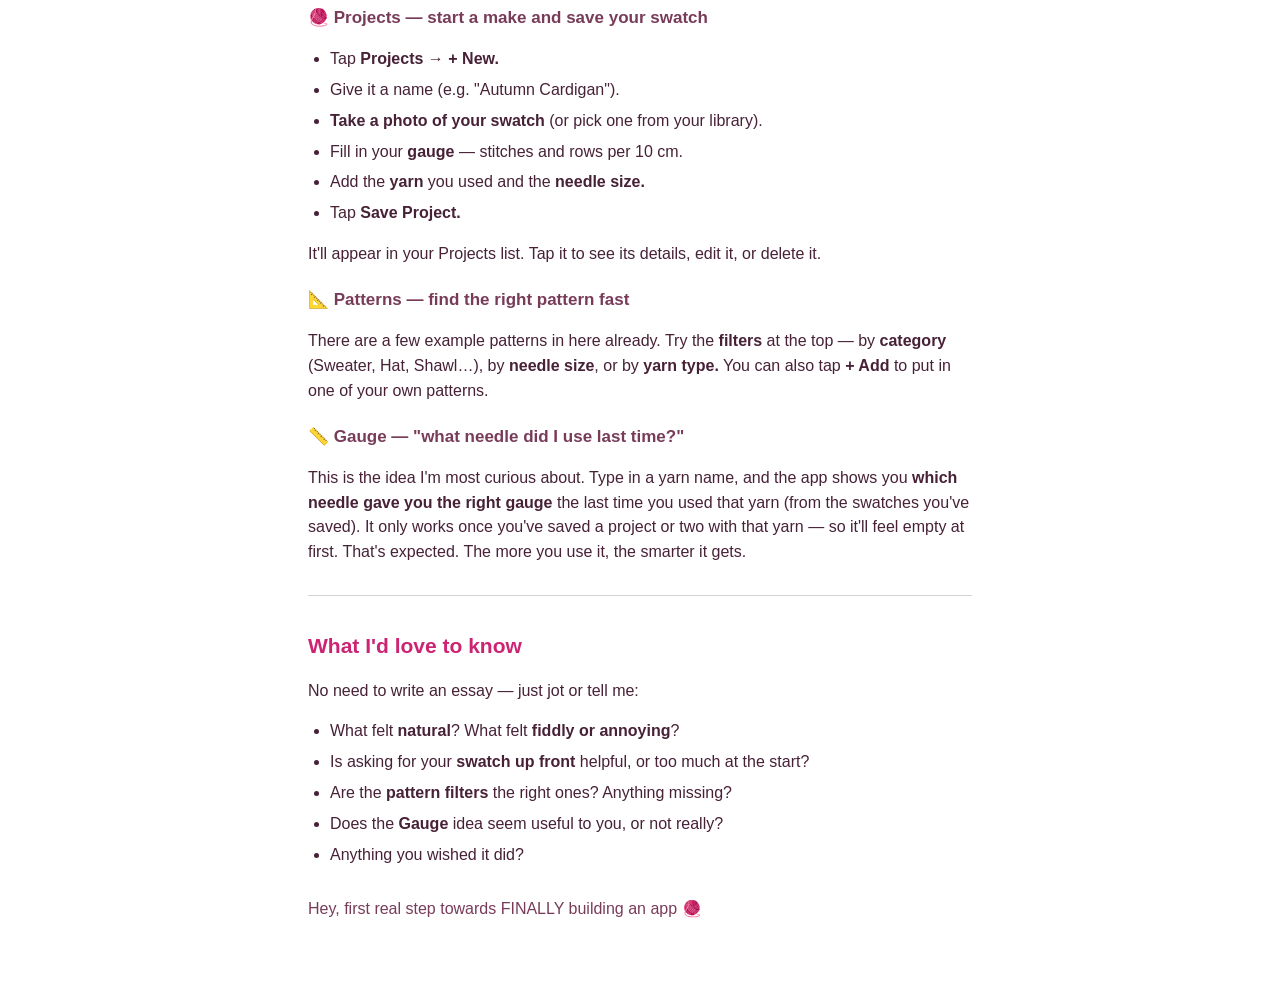
<file: docs/ANICA_GUIDE.html>
<!DOCTYPE html>
<html lang="en">
<head>
<meta charset="UTF-8">
<meta name="viewport" content="width=device-width, initial-scale=1.0">
<title>Handmade™ — A Quick Guide for You</title>
<style>
  :root {
    --magenta: #CC2373;
    --plum: #472136;
    --silver: #D4D2D7;
    --mauve: #783C59;
    --dusty-rose: #A2929E;
  }
  * { box-sizing: border-box; }
  body {
    font-family: Helvetica, "Helvetica Neue", Arial, sans-serif;
    color: var(--plum);
    line-height: 1.55;
    max-width: 720px;
    margin: 0 auto;
    padding: 40px 28px 64px;
    background: #fff;
  }
  h1 {
    font-size: 30px;
    color: var(--plum);
    border-bottom: 3px solid var(--magenta);
    padding-bottom: 12px;
    margin-bottom: 8px;
  }
  h2 {
    font-size: 21px;
    color: var(--magenta);
    margin-top: 34px;
    margin-bottom: 8px;
  }
  h3 {
    font-size: 17px;
    color: var(--mauve);
    margin-top: 20px;
    margin-bottom: 4px;
  }
  p, li { font-size: 16px; }
  ul { padding-left: 22px; }
  li { margin-bottom: 6px; }
  a { color: var(--magenta); font-weight: bold; word-break: break-word; }
  strong { color: var(--plum); }
  .intro { color: var(--mauve); font-size: 16px; }
  .callout {
    background: #FBF4F8;
    border-left: 4px solid var(--mauve);
    border-radius: 8px;
    padding: 12px 16px;
    margin: 18px 0;
    font-size: 15px;
    color: var(--mauve);
  }
  .link-box {
    display: inline-block;
    background: var(--magenta);
    color: #fff;
    text-decoration: none;
    padding: 12px 20px;
    border-radius: 999px;
    margin: 6px 0;
  }
  hr { border: none; border-top: 1px solid var(--silver); margin: 30px 0; }
  .sign-off { margin-top: 30px; font-size: 16px; color: var(--mauve); }
  @media print {
    body { padding: 0; }
    a { color: var(--plum); }
  }
</style>
</head>
<body>

<h1>Handmade™ — A Quick Guide for You 🧶</h1>

<p class="intro">This is the first version of the knitting app. It's rough and early, so don't worry about breaking anything. I mostly want to know what feels good and what doesn't — play with it like a sketch, not a finished thing.</p>

<hr>

<h2>What this app is for</h2>

<p><strong>The purpose:</strong> to be the single, calm home for your knitting — so your patterns, your projects, your swatches, and your gauge all live in one place instead of scattered across notebooks, photos, and apps. The big idea that makes it different from other knitting apps: over time it should <strong>learn your gauge</strong> and tell you which needle to reach for with a given yarn.</p>

<h3>What it does right now (this version)</h3>
<ul>
  <li>Keep your <strong>projects</strong> in one place, each with a photo and your swatch details.</li>
  <li>Save a <strong>swatch</strong> when you start a project — gauge (stitches &amp; rows per 10 cm), yarn, and needle size.</li>
  <li>Browse a <strong>pattern library</strong> and filter it by category, needle size, or yarn type.</li>
  <li>A first taste of <strong>gauge lookup</strong> — type a yarn and see which needle gave you the right gauge last time.</li>
</ul>

<h3>What's coming next (planned soon)</h3>
<ul>
  <li>A proper <strong>row/stitch counter</strong> that doesn't lose your place.</li>
  <li><strong>Editing and linking</strong> — tie a project to a pattern, tidy things up as you go.</li>
  <li>A fuller pattern library with your own patterns front and centre.</li>
</ul>

<h3>Where it's heading (later)</h3>
<ul>
  <li><strong>Real gauge learning</strong> — not just remembering, but estimating the right needle for a <em>new</em> yarn based on how you knit.</li>
  <li><strong>"Patterns you may also like"</strong> suggestions.</li>
  <li>Eventually a polished app from the App Store, with a free version and an optional paid one.</li>
</ul>

<p>This version exists so you can react to the idea early and help me decide what to build first.</p>

<hr>

<h2>Getting it on your phone</h2>
<ol>
  <li>Open this link in <strong>Safari</strong> on your iPhone:<br>
    <a class="link-box" href="https://johnlhand.github.io/Knitting/app/">Open Handmade™</a></li>
  <li>Tap the <strong>Share</strong> button (the square with the arrow pointing up).</li>
  <li>Scroll down and tap <strong>"Add to Home Screen."</strong></li>
  <li>Tap <strong>Add.</strong> Now there's a Handmade icon on your home screen, just like a real app. Open it from there.</li>
</ol>

<div class="callout">Everything you enter is saved <strong>on your phone</strong> only. Nothing is shared anywhere. (Which also means it won't appear on your iPad — just this phone, for now.)</div>

<hr>

<h2>What you can do right now</h2>
<p>There are three tabs along the bottom: <strong>Projects</strong>, <strong>Patterns</strong>, and <strong>Gauge.</strong></p>

<h3>🧶 Projects — start a make and save your swatch</h3>
<ul>
  <li>Tap <strong>Projects → + New.</strong></li>
  <li>Give it a name (e.g. "Autumn Cardigan").</li>
  <li><strong>Take a photo of your swatch</strong> (or pick one from your library).</li>
  <li>Fill in your <strong>gauge</strong> — stitches and rows per 10 cm.</li>
  <li>Add the <strong>yarn</strong> you used and the <strong>needle size.</strong></li>
  <li>Tap <strong>Save Project.</strong></li>
</ul>
<p>It'll appear in your Projects list. Tap it to see its details, edit it, or delete it.</p>

<h3>📐 Patterns — find the right pattern fast</h3>
<p>There are a few example patterns in here already. Try the <strong>filters</strong> at the top — by <strong>category</strong> (Sweater, Hat, Shawl…), by <strong>needle size</strong>, or by <strong>yarn type.</strong> You can also tap <strong>+ Add</strong> to put in one of your own patterns.</p>

<h3>📏 Gauge — "what needle did I use last time?"</h3>
<p>This is the idea I'm most curious about. Type in a yarn name, and the app shows you <strong>which needle gave you the right gauge</strong> the last time you used that yarn (from the swatches you've saved). It only works once you've saved a project or two with that yarn — so it'll feel empty at first. That's expected. The more you use it, the smarter it gets.</p>

<hr>

<h2>What I'd love to know</h2>
<p>No need to write an essay — just jot or tell me:</p>
<ul>
  <li>What felt <strong>natural</strong>? What felt <strong>fiddly or annoying</strong>?</li>
  <li>Is asking for your <strong>swatch up front</strong> helpful, or too much at the start?</li>
  <li>Are the <strong>pattern filters</strong> the right ones? Anything missing?</li>
  <li>Does the <strong>Gauge</strong> idea seem useful to you, or not really?</li>
  <li>Anything you wished it did?</li>
</ul>

<p class="sign-off">Hey, first real step towards FINALLY building an app 🧶</p>

</body>
</html>
</file>
<file: styles.css>
/* ============================================
   Handmade™ — Anica Brand Stylesheet
   ============================================ */

/* --- CSS Variables (Anica Brand Palette) --- */
:root {
  /* Brand Colors */
  --magenta: #CC2373;
  --plum: #472136;
  --silver: #D4D2D7;
  --mauve: #783C59;
  --dusty-rose: #A2929E;

  /* Neutrals */
  --white: #FFFFFF;
  --off-white: #FAF9FA;
  --black: #1A1A1A;

  /* Tints */
  --plum-10: rgba(71, 33, 54, 0.1);
  --plum-06: rgba(71, 33, 54, 0.06);
  --magenta-10: rgba(204, 35, 115, 0.1);
  --silver-50: rgba(212, 210, 215, 0.5);

  /* Typography */
  --font-heading: Helvetica, 'Helvetica Neue', Arial, sans-serif;
  --font: Helvetica, 'Helvetica Neue', Arial, sans-serif;

  /* Spacing & Radii */
  --radius-sm: 8px;
  --radius-md: 16px;
  --radius-lg: 24px;
  --radius-pill: 9999px;
  --container: 1120px;
}

/* --- Reset & Base --- */
*, *::before, *::after {
  margin: 0;
  padding: 0;
  box-sizing: border-box;
}

html {
  scroll-behavior: smooth;
}

body {
  font-family: var(--font);
  font-weight: 400;
  color: var(--plum);
  background: var(--white);
  line-height: 1.6;
  -webkit-font-smoothing: antialiased;
  overflow-x: hidden;
}

img {
  max-width: 100%;
  display: block;
}

a {
  text-decoration: none;
  color: inherit;
}

ul {
  list-style: none;
}

/* --- Headings --- */
h1, h2, h3 {
  font-family: var(--font-heading);
  font-weight: 700;
}

/* --- Utility --- */
.container {
  max-width: var(--container);
  margin: 0 auto;
  padding: 0 32px;
}

.section-eyebrow {
  font-size: 12px;
  font-weight: 700;
  letter-spacing: 0.12em;
  text-transform: uppercase;
  color: var(--magenta);
  margin-bottom: 12px;
}

.section-title {
  font-size: 32px;
  color: var(--plum);
  margin-bottom: 12px;
}

.section-subtitle {
  font-size: 16px;
  color: var(--dusty-rose);
  margin-bottom: 48px;
}

/* --- Buttons --- */
.btn {
  display: inline-block;
  font-family: var(--font);
  font-size: 15px;
  font-weight: 700;
  padding: 14px 36px;
  border-radius: var(--radius-pill);
  cursor: pointer;
  transition: transform 0.2s ease, box-shadow 0.2s ease;
  border: none;
}

.btn:hover {
  transform: translateY(-2px);
  box-shadow: 0 4px 20px var(--plum-10);
}

.btn-primary {
  background: var(--magenta);
  color: var(--white);
}

.btn-secondary {
  background: var(--white);
  color: var(--magenta);
}

.btn-outline {
  background: transparent;
  color: var(--mauve);
  border: 2px solid var(--mauve);
}

/* --- Fade-in Animation --- */
.fade-in {
  opacity: 0;
  transform: translateY(24px);
  transition: opacity 0.6s ease, transform 0.6s ease;
}

.fade-in.visible {
  opacity: 1;
  transform: translateY(0);
}

/* ============================================
   SECTION 1: Hero
   ============================================ */
.hero {
  background: var(--plum);
  min-height: 92vh;
  display: flex;
  align-items: center;
  position: relative;
  overflow: hidden;
}

/* Decorative background blob */
.hero::before {
  content: '';
  position: absolute;
  top: -120px;
  right: -80px;
  width: 500px;
  height: 500px;
  background: radial-gradient(circle, var(--mauve) 0%, transparent 70%);
  opacity: 0.15;
  border-radius: 50%;
}

.hero-grid {
  display: flex;
  align-items: center;
  gap: 48px;
}

.hero-text {
  flex: 1 1 0;
  min-width: 0;
  position: relative;
  z-index: 1;
}

.wordmark {
  font-size: 18px;
  font-weight: 700;
  color: var(--magenta);
  letter-spacing: 0.04em;
  display: block;
  margin-bottom: 20px;
}

.hero h1 {
  font-size: 36px;
  color: var(--white);
  line-height: 1.15;
  margin-bottom: 20px;
}

.hero .subtitle {
  font-size: 16px;
  color: var(--dusty-rose);
  margin-bottom: 36px;
  line-height: 1.5;
}

.hero .btn {
  font-size: 16px;
}

.hero-image {
  flex: 0 0 38%;
  max-width: 420px;
  position: relative;
  z-index: 1;
}

.hero-image img {
  width: 100%;
  height: 520px;
  object-fit: cover;
  object-position: center top;
  border-radius: var(--radius-lg);
  box-shadow: 0 8px 40px rgba(0, 0, 0, 0.25);
}

/* ============================================
   SECTION 2: Pain Points
   ============================================ */
.pain-points {
  padding: 88px 0;
  background: var(--off-white);
}

.pain-points .section-title {
  text-align: center;
  margin-bottom: 8px;
}

.pain-points .section-subtitle {
  text-align: center;
}

.pain-grid {
  display: grid;
  grid-template-columns: repeat(2, 1fr);
  gap: 24px;
}

.pain-card {
  background: var(--white);
  border-radius: var(--radius-md);
  padding: 32px;
  box-shadow: 0 2px 16px var(--plum-06);
  border-left: 4px solid var(--magenta);
  transition: transform 0.2s ease, box-shadow 0.2s ease;
}

.pain-card:hover {
  transform: translateY(-3px);
  box-shadow: 0 6px 24px var(--plum-10);
}

.pain-card .card-icon {
  width: 48px;
  height: 48px;
  border-radius: 12px;
  background: var(--magenta-10);
  display: flex;
  align-items: center;
  justify-content: center;
  font-size: 22px;
  margin-bottom: 16px;
}

.pain-card h3 {
  font-size: 18px;
  color: var(--plum);
  margin-bottom: 8px;
}

.pain-card .pain-tagline {
  font-size: 14px;
  font-weight: 700;
  color: var(--magenta);
  font-style: italic;
  margin-bottom: 12px;
}

.pain-card p {
  font-size: 14px;
  color: var(--plum);
  line-height: 1.6;
  opacity: 0.8;
}

/* ============================================
   SECTION 3: Free Features
   ============================================ */
.features {
  padding: 88px 0;
  background: var(--white);
  position: relative;
  overflow: hidden;
}

.features .section-title,
.features .section-subtitle {
  text-align: center;
}

.features-grid {
  display: grid;
  grid-template-columns: repeat(3, 1fr);
  gap: 24px;
  position: relative;
  z-index: 1;
}

.feature-tile {
  background: var(--white);
  border: 1px solid var(--silver);
  border-radius: var(--radius-md);
  padding: 28px 24px;
  text-align: center;
  transition: transform 0.2s ease, box-shadow 0.2s ease, border-color 0.2s ease;
}

.feature-tile:hover {
  transform: translateY(-3px);
  box-shadow: 0 6px 24px var(--plum-06);
  border-color: var(--dusty-rose);
}

.feature-tile .tile-icon {
  width: 56px;
  height: 56px;
  border-radius: 50%;
  background: var(--mauve);
  display: flex;
  align-items: center;
  justify-content: center;
  font-size: 24px;
  margin: 0 auto 16px;
  color: var(--white);
}

.feature-tile h3 {
  font-size: 16px;
  color: var(--plum);
  margin-bottom: 8px;
}

.feature-tile p {
  font-size: 13px;
  color: var(--dusty-rose);
  line-height: 1.5;
}

/* Decorative sweater accent */
.sweater-accent {
  position: absolute;
  bottom: -30px;
  right: -40px;
  width: 280px;
  opacity: 0.08;
  transform: rotate(-8deg);
  pointer-events: none;
  z-index: 0;
}

/* ============================================
   SECTION 4: Premium Upsell
   ============================================ */
.premium {
  padding: 88px 0;
  background: var(--plum);
  position: relative;
  overflow: hidden;
}

/* Decorative blob */
.premium::after {
  content: '';
  position: absolute;
  bottom: -100px;
  left: -60px;
  width: 400px;
  height: 400px;
  background: radial-gradient(circle, var(--magenta) 0%, transparent 70%);
  opacity: 0.08;
  border-radius: 50%;
}

.premium-grid {
  display: flex;
  align-items: center;
  gap: 60px;
  position: relative;
  z-index: 1;
}

.premium-image {
  flex: 0 0 400px;
}

.premium-image img {
  width: 100%;
  height: 480px;
  object-fit: cover;
  border-radius: var(--radius-lg);
  box-shadow: 0 8px 40px rgba(0, 0, 0, 0.3);
}

.premium-text {
  flex: 1;
}

.premium-text .section-eyebrow {
  color: var(--magenta);
}

.premium-text h2 {
  font-size: 32px;
  color: var(--white);
  margin-bottom: 28px;
  line-height: 1.2;
}

.premium-features li {
  padding: 12px 0;
  border-bottom: 1px solid var(--mauve);
  color: rgba(255, 255, 255, 0.9);
  font-size: 15px;
  display: flex;
  align-items: center;
  gap: 12px;
}

.premium-features li::before {
  content: '✓';
  color: var(--magenta);
  font-weight: 700;
  font-size: 16px;
  flex-shrink: 0;
}

.premium-text .btn {
  margin-top: 32px;
}

/* ============================================
   SECTION 5: Pricing
   ============================================ */
.pricing {
  padding: 88px 0;
  background: var(--off-white);
}

.pricing .section-title,
.pricing .section-subtitle {
  text-align: center;
}

.pricing-flex {
  display: flex;
  gap: 32px;
  justify-content: center;
  align-items: stretch;
}

.pricing-card {
  flex: 0 1 380px;
  border-radius: var(--radius-lg);
  padding: 44px 36px;
  text-align: center;
  position: relative;
  transition: transform 0.2s ease;
}

.pricing-card:hover {
  transform: translateY(-4px);
}

/* Free card */
.pricing-free {
  background: var(--white);
  border: 2px solid var(--silver);
}

.pricing-free .pricing-tier {
  font-size: 14px;
  font-weight: 700;
  color: var(--plum);
  text-transform: uppercase;
  letter-spacing: 0.08em;
  margin-bottom: 16px;
}

.pricing-free .pricing-amount {
  font-size: 36px;
  font-weight: 700;
  color: var(--plum);
  line-height: 1;
  margin-bottom: 4px;
}

.pricing-free .pricing-period {
  font-size: 14px;
  color: var(--dusty-rose);
  margin-bottom: 28px;
}

.pricing-free .pricing-list li {
  padding: 10px 0;
  font-size: 14px;
  color: var(--plum);
  border-bottom: 1px solid var(--silver);
  display: flex;
  align-items: center;
  gap: 10px;
}

.pricing-free .pricing-list li::before {
  content: '✓';
  color: var(--mauve);
  font-weight: 700;
}

.pricing-free .btn {
  margin-top: 28px;
}

/* Premium card */
.pricing-premium {
  background: var(--plum);
  border: 2px solid var(--magenta);
}

.pricing-badge {
  position: absolute;
  top: -14px;
  left: 50%;
  transform: translateX(-50%);
  background: var(--magenta);
  color: var(--white);
  font-size: 12px;
  font-weight: 700;
  padding: 5px 18px;
  border-radius: var(--radius-pill);
  letter-spacing: 0.04em;
}

.pricing-premium .pricing-tier {
  font-size: 14px;
  font-weight: 700;
  color: var(--white);
  text-transform: uppercase;
  letter-spacing: 0.08em;
  margin-bottom: 16px;
}

.pricing-premium .pricing-amount {
  font-size: 36px;
  font-weight: 700;
  color: var(--white);
  line-height: 1;
  margin-bottom: 4px;
}

.pricing-premium .pricing-period {
  font-size: 14px;
  color: var(--dusty-rose);
  margin-bottom: 28px;
}

.pricing-premium .pricing-list li {
  padding: 10px 0;
  font-size: 14px;
  color: rgba(255, 255, 255, 0.85);
  border-bottom: 1px solid var(--mauve);
  display: flex;
  align-items: center;
  gap: 10px;
}

.pricing-premium .pricing-list li::before {
  content: '✓';
  color: var(--magenta);
  font-weight: 700;
}

.pricing-premium .btn {
  margin-top: 28px;
}

/* ============================================
   SECTION 6: Footer
   ============================================ */
footer {
  background: var(--plum);
  padding: 52px 0;
  text-align: center;
}

footer .wordmark {
  font-size: 20px;
  color: var(--magenta);
  margin-bottom: 8px;
}

footer .tagline {
  font-size: 15px;
  color: var(--dusty-rose);
  font-style: italic;
  margin-bottom: 24px;
}

footer nav {
  font-size: 13px;
  color: var(--silver);
  margin-bottom: 20px;
}

footer nav a {
  color: var(--silver);
  margin: 0 8px;
  transition: color 0.2s ease;
}

footer nav a:hover {
  color: var(--white);
}

footer .copyright {
  font-size: 12px;
  color: var(--dusty-rose);
  opacity: 0.6;
}

/* ============================================
   Responsive
   ============================================ */
@media (max-width: 900px) {
  .hero-grid {
    flex-direction: column;
    text-align: center;
  }

  .hero-image {
    flex: 0 0 auto;
    width: 100%;
    max-width: 360px;
  }

  .hero h1 {
    font-size: 30px;
  }

  .pain-grid {
    grid-template-columns: 1fr;
  }

  .features-grid {
    grid-template-columns: repeat(2, 1fr);
  }

  .premium-grid {
    flex-direction: column;
    text-align: center;
  }

  .premium-image {
    flex: 0 0 auto;
    width: 100%;
    max-width: 360px;
  }

  .pricing-flex {
    flex-direction: column;
    align-items: center;
  }

  .pricing-card {
    width: 100%;
    max-width: 400px;
  }
}

@media (max-width: 600px) {
  .container {
    padding: 0 20px;
  }

  .hero {
    min-height: auto;
    padding: 60px 0;
  }

  .hero h1 {
    font-size: 26px;
  }

  .section-title {
    font-size: 26px;
  }

  .features-grid {
    grid-template-columns: 1fr;
  }

  .pain-points,
  .features,
  .premium,
  .pricing {
    padding: 60px 0;
  }
}
</file>
<file: app/app.css>
/* ===== Handmade™ app prototype — brand palette ===== */
:root {
  --magenta: #CC2373;
  --plum: #472136;
  --silver: #D4D2D7;
  --mauve: #783C59;
  --dusty-rose: #A2929E;
  --bg: #FBFAFB;
  --white: #FFFFFF;
  --radius: 16px;
  --shadow: 0 2px 12px rgba(71, 33, 54, 0.08);
}

* { box-sizing: border-box; margin: 0; padding: 0; }

html, body {
  font-family: Helvetica, "Helvetica Neue", Arial, sans-serif;
  background: var(--bg);
  color: var(--plum);
  -webkit-font-smoothing: antialiased;
}

body {
  /* Leave room for the fixed header and bottom tab bar */
  padding-top: env(safe-area-inset-top);
  min-height: 100vh;
}

/* ---------- Header ---------- */
.app-header {
  position: sticky;
  top: 0;
  z-index: 10;
  background: var(--plum);
  padding: 14px 20px;
  padding-top: calc(14px + env(safe-area-inset-top));
  text-align: center;
}
.wordmark {
  color: var(--white);
  font-weight: bold;
  font-size: 20px;
  letter-spacing: 0.3px;
}

/* ---------- Screens ---------- */
#main {
  padding: 20px 18px 96px; /* bottom padding clears the tab bar */
  max-width: 640px;
  margin: 0 auto;
}
.screen[hidden] { display: none; }

.screen-head {
  display: flex;
  align-items: center;
  justify-content: space-between;
  margin-bottom: 14px;
  min-height: 34px;
}
h1 { font-size: 26px; font-weight: bold; color: var(--plum); }
.hint { color: var(--mauve); font-size: 14px; margin: 4px 0 18px; line-height: 1.4; }

/* ---------- Buttons ---------- */
.btn {
  display: inline-block;
  border: none;
  border-radius: 999px;
  font-family: inherit;
  font-weight: bold;
  font-size: 15px;
  padding: 12px 22px;
  cursor: pointer;
  transition: transform 0.08s ease, opacity 0.15s ease;
}
.btn:active { transform: scale(0.97); }
.btn-primary { background: var(--magenta); color: var(--white); }
.btn-secondary { background: var(--mauve); color: var(--white); }
.btn-sm { padding: 8px 16px; font-size: 14px; }
.btn-block { width: 100%; margin-top: 8px; padding: 15px; }

.link-back {
  background: none;
  border: none;
  color: var(--magenta);
  font-family: inherit;
  font-size: 16px;
  font-weight: bold;
  cursor: pointer;
  padding: 0;
}

/* ---------- Cards ---------- */
.card-list { display: flex; flex-direction: column; gap: 12px; }
.card {
  background: var(--white);
  border-radius: var(--radius);
  box-shadow: var(--shadow);
  padding: 16px;
  cursor: pointer;
  display: flex;
  gap: 14px;
  align-items: center;
}
.card-thumb {
  width: 56px; height: 56px;
  border-radius: 12px;
  object-fit: cover;
  background: var(--silver);
  flex-shrink: 0;
}
.card-thumb.placeholder {
  display: flex; align-items: center; justify-content: center;
  font-size: 26px;
}
.card-body h3 { font-size: 17px; margin-bottom: 3px; }
.card-body p { font-size: 13px; color: var(--dusty-rose); line-height: 1.35; }

.empty {
  text-align: center;
  color: var(--dusty-rose);
  padding: 48px 20px;
  font-size: 15px;
  line-height: 1.5;
}

/* ---------- Tags (patterns) ---------- */
.tags { display: flex; flex-wrap: wrap; gap: 6px; margin-top: 6px; }
.tag {
  font-size: 11px;
  font-weight: bold;
  color: var(--mauve);
  background: var(--silver);
  border-radius: 999px;
  padding: 3px 9px;
}

/* ---------- Forms ---------- */
.field { display: block; margin-bottom: 16px; }
.field > span {
  display: block;
  font-size: 13px;
  font-weight: bold;
  color: var(--mauve);
  margin-bottom: 6px;
}
.field input {
  width: 100%;
  font-family: inherit;
  font-size: 16px; /* 16px stops iOS auto-zoom on focus */
  color: var(--plum);
  background: var(--white);
  border: 1.5px solid var(--silver);
  border-radius: 12px;
  padding: 12px 14px;
}
.field input:focus { outline: none; border-color: var(--magenta); }
.field-row { display: flex; gap: 12px; }
.field-row .field { flex: 1; }

.photo-preview {
  width: 100%;
  max-height: 240px;
  object-fit: cover;
  border-radius: 12px;
  margin-bottom: 16px;
}

/* ---------- Filters ---------- */
.filters { display: flex; gap: 8px; margin-bottom: 16px; flex-wrap: wrap; }
.filter {
  flex: 1;
  min-width: 0;
  font-family: inherit;
  font-size: 14px;
  color: var(--plum);
  background: var(--white);
  border: 1.5px solid var(--silver);
  border-radius: 12px;
  padding: 10px 12px;
}
.filter:focus { outline: none; border-color: var(--magenta); }

/* ---------- Gauge result ---------- */
.gauge-result { margin-top: 8px; display: flex; flex-direction: column; gap: 12px; }
.gauge-card {
  background: var(--white);
  border-radius: var(--radius);
  box-shadow: var(--shadow);
  padding: 16px 18px;
  border-left: 4px solid var(--magenta);
}
.gauge-card .needle { font-size: 22px; font-weight: bold; color: var(--magenta); }
.gauge-card .detail { font-size: 14px; color: var(--mauve); margin-top: 4px; line-height: 1.4; }

/* ---------- Tab bar ---------- */
.tab-bar {
  position: fixed;
  bottom: 0; left: 0; right: 0;
  z-index: 10;
  display: flex;
  background: var(--white);
  border-top: 1px solid var(--silver);
  padding-bottom: env(safe-area-inset-bottom);
}
.tab {
  flex: 1;
  background: none;
  border: none;
  font-family: inherit;
  font-size: 11px;
  font-weight: bold;
  color: var(--dusty-rose);
  padding: 10px 4px;
  cursor: pointer;
  display: flex;
  flex-direction: column;
  align-items: center;
  gap: 3px;
}
.tab-icon { font-size: 20px; filter: grayscale(0.4); }
.tab.is-active { color: var(--magenta); }
.tab.is-active .tab-icon { filter: none; }
</file>
